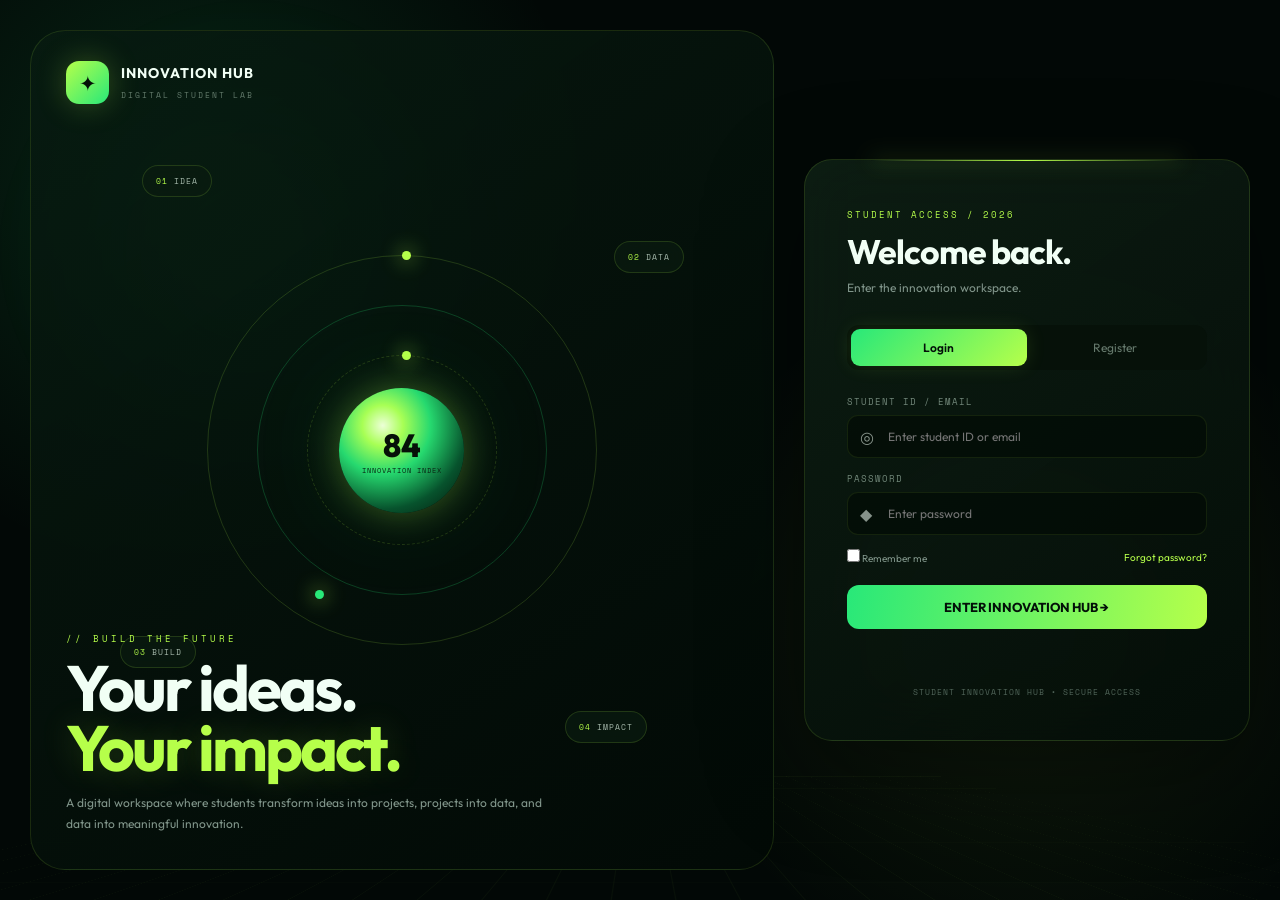
<file: index.html>
<!DOCTYPE html>
<html lang="en">
<head>

<meta charset="UTF-8">
<meta name="viewport" content="width=device-width, initial-scale=1.0">

<title>Innovation Hub | Login</title>

<link rel="preconnect" href="https://fonts.googleapis.com">
<link rel="preconnect" href="https://fonts.gstatic.com" crossorigin>

<link href="https://fonts.googleapis.com/css2?family=Outfit:wght@300;400;500;600;700;800&family=Space+Mono:wght@400;700&display=swap" rel="stylesheet">

<style>

/* =====================================================
   ROOT
===================================================== */

:root{

    --lime:#b6ff4a;
    --green:#28e879;
    --dark:#020806;
    --dark2:#07150d;
    --glass:rgba(10,25,17,.72);

    --text:#f1fff5;
    --muted:#80958a;

}


/* =====================================================
   RESET
===================================================== */

*{
    margin:0;
    padding:0;
    box-sizing:border-box;
}

body{

    min-height:100vh;

    background:
    radial-gradient(
        circle at 15% 20%,
        rgba(40,232,121,.13),
        transparent 30%
    ),

    radial-gradient(
        circle at 80% 70%,
        rgba(182,255,74,.08),
        transparent 30%
    ),

    #020806;

    color:var(--text);

    font-family:'Outfit',sans-serif;

    overflow:hidden;
}


/* =====================================================
   MOVING GRID
===================================================== */

.grid{

    position:fixed;

    inset:-100px;

    background-image:

    linear-gradient(
        rgba(182,255,74,.035) 1px,
        transparent 1px
    ),

    linear-gradient(
        90deg,
        rgba(182,255,74,.035) 1px,
        transparent 1px
    );

    background-size:55px 55px;

    transform:perspective(500px)
              rotateX(60deg)
              scale(1.8);

    transform-origin:center bottom;

    animation:gridMove 18s linear infinite;

    z-index:-5;

}

@keyframes gridMove{

    from{
        background-position:0 0;
    }

    to{
        background-position:55px 55px;
    }

}


/* =====================================================
   AMBIENT LIGHT
===================================================== */

.light{

    position:fixed;

    width:500px;
    height:500px;

    border-radius:50%;

    background:
    radial-gradient(
        circle,
        rgba(40,232,121,.13),
        transparent 68%
    );

    filter:blur(20px);

    pointer-events:none;

    transition:
    left .5s ease,
    top .5s ease;

    z-index:-3;

}


/* =====================================================
   MAIN LAYOUT
===================================================== */

.page{

    min-height:100vh;

    display:grid;

    grid-template-columns:
    1.25fr .75fr;

    padding:30px;

    gap:30px;

}


/* =====================================================
   LEFT CREATIVE AREA
===================================================== */

.visual{

    position:relative;

    border-radius:35px;

    overflow:hidden;

    border:1px solid
    rgba(182,255,74,.13);

    background:
    linear-gradient(
        145deg,
        rgba(8,27,17,.85),
        rgba(2,10,6,.95)
    );

    min-height:calc(100vh - 60px);

    display:flex;

    align-items:center;

    justify-content:center;

}


/* =====================================================
   BRAND
===================================================== */

.brand{

    position:absolute;

    top:30px;
    left:35px;

    display:flex;

    align-items:center;

    gap:12px;

    z-index:5;

}

.brand-icon{

    width:43px;
    height:43px;

    border-radius:13px;

    background:
    linear-gradient(
        135deg,
        var(--lime),
        var(--green)
    );

    color:#041007;

    display:flex;

    align-items:center;
    justify-content:center;

    font-size:21px;

    box-shadow:
    0 0 30px rgba(182,255,74,.25);

}

.brand-text strong{

    display:block;

    font-size:14px;

    letter-spacing:1px;

}

.brand-text small{

    color:#637b6c;

    font-family:'Space Mono',monospace;

    font-size:8px;

    letter-spacing:2px;

}


/* =====================================================
   CENTRAL ORBIT
===================================================== */

.orbit-system{

    width:390px;
    height:390px;

    position:relative;

    display:flex;

    align-items:center;
    justify-content:center;

}


/* outer rings */

.ring{

    position:absolute;

    border:1px solid
    rgba(182,255,74,.16);

    border-radius:50%;

}

.ring.one{

    width:390px;
    height:390px;

    animation:
    rotate 22s linear infinite;

}

.ring.two{

    width:290px;
    height:290px;

    border-color:
    rgba(40,232,121,.22);

    animation:
    rotateReverse 15s linear infinite;

}

.ring.three{

    width:190px;
    height:190px;

    border-style:dashed;

    animation:
    rotate 10s linear infinite;

}


@keyframes rotate{

    to{
        transform:rotate(360deg);
    }

}

@keyframes rotateReverse{

    to{
        transform:rotate(-360deg);
    }

}


/* orbital dots */

.ring::before{

    content:"";

    position:absolute;

    width:9px;
    height:9px;

    border-radius:50%;

    background:var(--lime);

    box-shadow:
    0 0 20px var(--lime);

    top:-5px;
    left:50%;

}

.ring.two::before{

    background:var(--green);

    top:auto;
    bottom:-5px;
    left:20%;

}


/* =====================================================
   CORE
===================================================== */

.core{

    width:125px;
    height:125px;

    border-radius:50%;

    background:

    radial-gradient(
        circle at 35% 30%,
        #ecffd7,
        #a8ff55 17%,
        #26d96f 40%,
        #07532d 70%,
        #031108
    );

    display:flex;

    align-items:center;
    justify-content:center;

    flex-direction:column;

    position:relative;

    z-index:3;

    box-shadow:

    0 0 35px
    rgba(182,255,74,.3),

    0 0 100px
    rgba(40,232,121,.12);

    animation:corePulse 3s infinite ease-in-out;

}

@keyframes corePulse{

    0%,100%{
        transform:scale(1);
    }

    50%{
        transform:scale(1.06);
    }

}

.core strong{

    font-size:32px;

    font-weight:800;

    color:#061108;

}

.core small{

    font-family:'Space Mono',monospace;

    font-size:7px;

    letter-spacing:1px;

    color:#0a2815;

}


/* =====================================================
   FLOATING CONCEPTS
===================================================== */

.concept{

    position:absolute;

    padding:9px 13px;

    border-radius:30px;

    background:
    rgba(10,28,17,.7);

    border:1px solid
    rgba(182,255,74,.15);

    color:#a7baad;

    font-family:'Space Mono',monospace;

    font-size:8px;

    letter-spacing:1px;

    backdrop-filter:blur(10px);

    animation:float 4s infinite ease-in-out;

}

.concept span{

    color:var(--lime);

}

.c1{
    top:16%;
    left:15%;
}

.c2{
    top:25%;
    right:12%;

    animation-delay:1s;
}

.c3{
    bottom:24%;
    left:12%;

    animation-delay:2s;
}

.c4{
    bottom:15%;
    right:17%;

    animation-delay:3s;
}

@keyframes float{

    0%,100%{
        transform:translateY(0);
    }

    50%{
        transform:translateY(-13px);
    }

}


/* =====================================================
   HERO TEXT
===================================================== */

.visual-text{

    position:absolute;

    left:35px;
    bottom:35px;

    z-index:5;

}

.visual-text small{

    font-family:'Space Mono',monospace;

    color:var(--lime);

    font-size:9px;

    letter-spacing:3px;

}

.visual-text h1{

    font-size:
    clamp(38px,5vw,70px);

    line-height:.95;

    letter-spacing:-3px;

    margin-top:12px;

}

.visual-text h1 span{

    color:var(--lime);

    text-shadow:
    0 0 35px
    rgba(182,255,74,.2);

}

.visual-text p{

    max-width:480px;

    color:var(--muted);

    font-size:12px;

    line-height:1.7;

    margin-top:14px;

}


/* =====================================================
   LOGIN SIDE
===================================================== */

.auth-area{

    display:flex;

    align-items:center;

    justify-content:center;

}


/* =====================================================
   LOGIN PANEL
===================================================== */

.auth{

    width:100%;

    max-width:450px;

    padding:42px;

    position:relative;

    background:
    linear-gradient(
        145deg,
        rgba(14,32,21,.86),
        rgba(4,13,8,.92)
    );

    border:1px solid
    rgba(182,255,74,.13);

    border-radius:28px;

    backdrop-filter:blur(30px);

    box-shadow:
    0 30px 100px
    rgba(0,0,0,.35);

}


/* top line */

.auth::before{

    content:"";

    position:absolute;

    top:0;
    left:15%;

    width:70%;
    height:1px;

    background:
    linear-gradient(
        90deg,
        transparent,
        var(--lime),
        transparent
    );

    box-shadow:
    0 0 20px var(--lime);

}


/* =====================================================
   AUTH HEADER
===================================================== */

.auth-header{

    margin-bottom:30px;

}

.auth-header small{

    font-family:'Space Mono',monospace;

    color:var(--lime);

    letter-spacing:2px;

    font-size:9px;

}

.auth-header h2{

    font-size:34px;

    letter-spacing:-1px;

    margin-top:8px;

}

.auth-header p{

    color:var(--muted);

    font-size:12px;

    margin-top:7px;

}


/* =====================================================
   TABS
===================================================== */

.tabs{

    display:grid;

    grid-template-columns:1fr 1fr;

    padding:4px;

    background:#061109;

    border-radius:12px;

    margin-bottom:25px;

}

.tab{

    padding:11px;

    border:0;

    background:transparent;

    color:#667a6d;

    border-radius:9px;

    cursor:pointer;

    font-family:'Outfit',sans-serif;

    font-size:12px;

    transition:.3s;

}

.tab.active{

    background:
    linear-gradient(
        135deg,
        var(--green),
        var(--lime)
    );

    color:#031008;

    font-weight:600;

    box-shadow:
    0 0 20px
    rgba(182,255,74,.12);

}


/* =====================================================
   FORMS
===================================================== */

.form{

    display:none;

}

.form.active{

    display:block;

    animation:formIn .4s ease;

}

@keyframes formIn{

    from{
        opacity:0;
        transform:translateY(8px);
    }

    to{
        opacity:1;
        transform:translateY(0);
    }

}


.field{

    margin-bottom:14px;

}

.field label{

    display:block;

    font-family:'Space Mono',monospace;

    color:#718779;

    font-size:9px;

    margin-bottom:7px;

    letter-spacing:1px;

}

.input-wrap{

    position:relative;

}

.input-wrap span{

    position:absolute;

    left:13px;
    top:50%;

    transform:translateY(-50%);

    opacity:.55;

}

input,
select{

    width:100%;

    padding:13px 13px 13px 40px;

    border-radius:11px;

    border:1px solid
    rgba(182,255,74,.09);

    outline:none;

    background:
    rgba(2,11,6,.65);

    color:white;

    font-family:'Outfit',sans-serif;

    font-size:12px;

    transition:.3s;

}

select{

    appearance:none;

}

input:focus,
select:focus{

    border-color:
    rgba(182,255,74,.5);

    box-shadow:
    0 0 20px
    rgba(182,255,74,.06);

}


/* =====================================================
   OPTIONS
===================================================== */

.options{

    display:flex;

    justify-content:space-between;

    align-items:center;

    margin:5px 0 20px;

    font-size:10px;

    color:var(--muted);

}

.options a{

    color:var(--lime);

    text-decoration:none;

}


/* =====================================================
   BUTTON
===================================================== */

.login-btn{

    width:100%;

    padding:14px;

    border:0;

    border-radius:12px;

    background:
    linear-gradient(
        100deg,
        var(--green),
        var(--lime)
    );

    color:#031008;

    font-family:'Outfit',sans-serif;

    font-size:13px;

    font-weight:700;

    cursor:pointer;

    position:relative;

    overflow:hidden;

    transition:.3s;

}

.login-btn::after{

    content:"";

    position:absolute;

    top:0;
    left:-100%;

    width:60%;
    height:100%;

    background:
    linear-gradient(
        90deg,
        transparent,
        rgba(255,255,255,.55),
        transparent
    );

    transform:skewX(-20deg);

    animation:shine 3s infinite;

}

@keyframes shine{

    0%{
        left:-100%;
    }

    35%,100%{
        left:150%;
    }

}

.login-btn:hover{

    transform:translateY(-2px);

    box-shadow:
    0 12px 30px
    rgba(182,255,74,.16);

}


/* =====================================================
   REGISTER EXTRA
===================================================== */

.register-extra{

    display:grid;

    grid-template-columns:1fr 1fr;

    gap:10px;

}


/* =====================================================
   MESSAGE
===================================================== */

.message{

    min-height:20px;

    text-align:center;

    font-size:10px;

    margin-top:12px;

    color:var(--lime);

}


/* =====================================================
   FOOTER
===================================================== */

.auth-footer{

    text-align:center;

    margin-top:25px;

    color:#52665a;

    font-family:'Space Mono',monospace;

    font-size:8px;

    letter-spacing:1px;

}


/* =====================================================
   MOBILE
===================================================== */

@media(max-width:900px){

    body{
        overflow:auto;
    }

    .page{

        grid-template-columns:1fr;

        padding:15px;

    }

    .visual{

        min-height:480px;

    }

    .auth-area{

        padding:10px 0 30px;

    }

    .orbit-system{

        transform:scale(.75);

    }

}

@media(max-width:600px){

    .visual-text h1{

        font-size:40px;

    }

    .visual-text{

        left:22px;
        bottom:25px;

    }

    .concept{
        display:none;
    }

    .auth{

        padding:28px 22px;

    }

}

</style>

</head>


<body>


<div class="grid"></div>

<div class="light" id="light"></div>


<div class="page">


<!-- ==================================================
     CREATIVE SIDE
================================================== -->

<section class="visual">


    <!-- BRAND -->

    <div class="brand">

        <div class="brand-icon">
            ✦
        </div>

        <div class="brand-text">

            <strong>
                INNOVATION HUB
            </strong>

            <small>
                DIGITAL STUDENT LAB
            </small>

        </div>

    </div>


    <!-- FLOATING CONCEPTS -->

    <div class="concept c1">
        <span>01</span> IDEA
    </div>

    <div class="concept c2">
        <span>02</span> DATA
    </div>

    <div class="concept c3">
        <span>03</span> BUILD
    </div>

    <div class="concept c4">
        <span>04</span> IMPACT
    </div>


    <!-- ORBIT -->

    <div class="orbit-system">

        <div class="ring one"></div>

        <div class="ring two"></div>

        <div class="ring three"></div>

        <div class="core">

            <strong>
                84
            </strong>

            <small>
                INNOVATION INDEX
            </small>

        </div>

    </div>


    <!-- HERO TEXT -->

    <div class="visual-text">

        <small>
            // BUILD THE FUTURE
        </small>

        <h1>
            Your ideas.<br>
            <span>Your impact.</span>
        </h1>

        <p>
            A digital workspace where students transform
            ideas into projects, projects into data,
            and data into meaningful innovation.
        </p>

    </div>


</section>


<!-- ==================================================
     AUTH
================================================== -->

<section class="auth-area">


<div class="auth">


    <div class="auth-header">

        <small>
            STUDENT ACCESS / 2026
        </small>

        <h2>
            Welcome back.
        </h2>

        <p>
            Enter the innovation workspace.
        </p>

    </div>


    <!-- TABS -->

    <div class="tabs">

        <button
            class="tab active"
            onclick="showForm('login',this)">

            Login

        </button>

        <button
            class="tab"
            onclick="showForm('register',this)">

            Register

        </button>

    </div>


    <!-- =================================================
         LOGIN
    ================================================= -->

    <form
        class="form active"
        id="loginForm"
        onsubmit="login(event)"
    >

        <div class="field">

            <label>
                STUDENT ID / EMAIL
            </label>

            <div class="input-wrap">

                <span>◎</span>

                <input
                    type="text"
                    id="loginId"
                    placeholder="Enter student ID or email"
                    autocomplete="username"
                    required
                >

            </div>

        </div>


        <div class="field">

            <label>
                PASSWORD
            </label>

            <div class="input-wrap">

                <span>◆</span>

                <input
                    type="password"
                    id="loginPassword"
                    placeholder="Enter password"
                    autocomplete="current-password"
                    required
                >

            </div>

        </div>


        <div class="options">

            <label>
                <input
                    type="checkbox"
                    style="width:auto;padding:0"
                >
                Remember me
            </label>

            <a href="#">
                Forgot password?
            </a>

        </div>


        <button
            class="login-btn"
            type="submit">

            ENTER INNOVATION HUB →

        </button>


        <div
            class="message"
            id="loginMessage">
        </div>

    </form>


    <!-- =================================================
         REGISTER
    ================================================= -->

    <form
        class="form"
        id="registerForm"
        onsubmit="register(event)"
    >

        <div class="field">

            <label>
                FULL NAME
            </label>

            <div class="input-wrap">

                <span>◉</span>

                <input
                    type="text"
                    id="fullName"
                    placeholder="Your full name"
                    autocomplete="name"
                    required
                >

            </div>

        </div>


        <div class="register-extra">

            <div class="field">

                <label>
                    STUDENT ID
                </label>

                <div class="input-wrap">

                    <span>#</span>

                    <input
                        type="text"
                        id="studentId"
                        placeholder="ID"
                        required
                    >

                </div>

            </div>


            <div class="field">

                <label>
                    DEPARTMENT
                </label>

                <div class="input-wrap">

                    <span>⌘</span>

                    <select
                        id="department"
                        required
                    >

                        <option value="">
                            Select
                        </option>

                        <option>
                            CSE
                        </option>

                        <option>
                            ISE
                        </option>

                        <option>
                            ECE
                        </option>

                        <option>
                            EEE
                        </option>

                        <option>
                            ME
                        </option>

                        <option>
                            CIVIL
                        </option>

                    </select>

                </div>

            </div>

        </div>


        <div class="field">

            <label>
                EMAIL
            </label>

            <div class="input-wrap">

                <span>@</span>

                <input
                    type="email"
                    id="email"
                    placeholder="student@email.com"
                    autocomplete="email"
                    required
                >

            </div>

        </div>


        <div class="register-extra">

            <div class="field">

                <label>
                    PASSWORD
                </label>

                <div class="input-wrap">

                    <span>◆</span>

                    <input
                        type="password"
                        id="password"
                        placeholder="Password"
                        required
                    >

                </div>

            </div>


            <div class="field">

                <label>
                    CONFIRM
                </label>

                <div class="input-wrap">

                    <span>✓</span>

                    <input
                        type="password"
                        id="confirmPassword"
                        placeholder="Confirm"
                        required
                    >

                </div>

            </div>

        </div>


        <button
            class="login-btn"
            type="submit">

            CREATE STUDENT ACCOUNT →

        </button>


        <div
            class="message"
            id="registerMessage">
        </div>

    </form>


    <div class="auth-footer">

        STUDENT INNOVATION HUB • SECURE ACCESS

    </div>

</div>

</section>

</div>


<script>

/* =====================================================
   MOUSE LIGHT
===================================================== */

const light =
document.getElementById("light");

document.addEventListener(
    "mousemove",
    e=>{

        light.style.left =
            (e.clientX - 250) + "px";

        light.style.top =
            (e.clientY - 250) + "px";

    }
);


/* =====================================================
   FORM SWITCH
===================================================== */

function showForm(type,button){

    document
    .querySelectorAll(".tab")
    .forEach(
        tab => tab.classList.remove("active")
    );

    button.classList.add("active");


    document
    .querySelectorAll(".form")
    .forEach(
        form => form.classList.remove("active")
    );


    if(type==="login"){

        document
        .getElementById("loginForm")
        .classList.add("active");

    }else{

        document
        .getElementById("registerForm")
        .classList.add("active");

    }

}


/* =====================================================
   LOGIN
===================================================== */

function login(event){

    event.preventDefault();

    const id =
        document
        .getElementById("loginId")
        .value
        .trim();

    const password =
        document
        .getElementById("loginPassword")
        .value;


    const message =
        document
        .getElementById("loginMessage");


    /* DEMO ACCOUNT */

    if(
        id==="student" &&
        password==="1234"
    ){

        sessionStorage.setItem(
            "currentStudent",

            JSON.stringify({

                name:"Demo Student",
                studentId:"student",
                department:"CSE",
                email:"student@innovation.com"

            })
        );

        window.location.href =
            "dashboard.html";

        return;

    }


    /* REGISTERED USER */

    const saved =
        JSON.parse(
            localStorage.getItem(
                "studentInnovationUser"
            )
        );


    if(
        saved &&
        (
            saved.studentId===id ||
            saved.email===id
        ) &&
        saved.password===password
    ){

        sessionStorage.setItem(
            "currentStudent",
            JSON.stringify(saved)
        );

        window.location.href =
            "dashboard.html";

        return;

    }


    message.textContent =
        "Invalid student ID or password.";

}


/* =====================================================
   REGISTER
===================================================== */

function register(event){

    event.preventDefault();


    const name =
        document.getElementById(
            "fullName"
        ).value.trim();


    const studentId =
        document.getElementById(
            "studentId"
        ).value.trim();


    const department =
        document.getElementById(
            "department"
        ).value;


    const email =
        document.getElementById(
            "email"
        ).value.trim();


    const password =
        document.getElementById(
            "password"
        ).value;


    const confirm =
        document.getElementById(
            "confirmPassword"
        ).value;


    const message =
        document.getElementById(
            "registerMessage"
        );


    if(password !== confirm){

        message.textContent =
            "Passwords do not match.";

        return;

    }


    const user={

        name:name,

        studentId:studentId,

        department:department,

        email:email,

        password:password

    };


    localStorage.setItem(

        "studentInnovationUser",

        JSON.stringify(user)

    );


    message.textContent =
        "Account created. Opening login...";


    setTimeout(()=>{

        document
        .getElementById("loginId")
        .value=studentId;


        document
        .getElementById("loginPassword")
        .value="";


        document
        .querySelectorAll(".tab")[0]
        .click();


    },1000);

}

</script>

</body>
</html>
</file>
